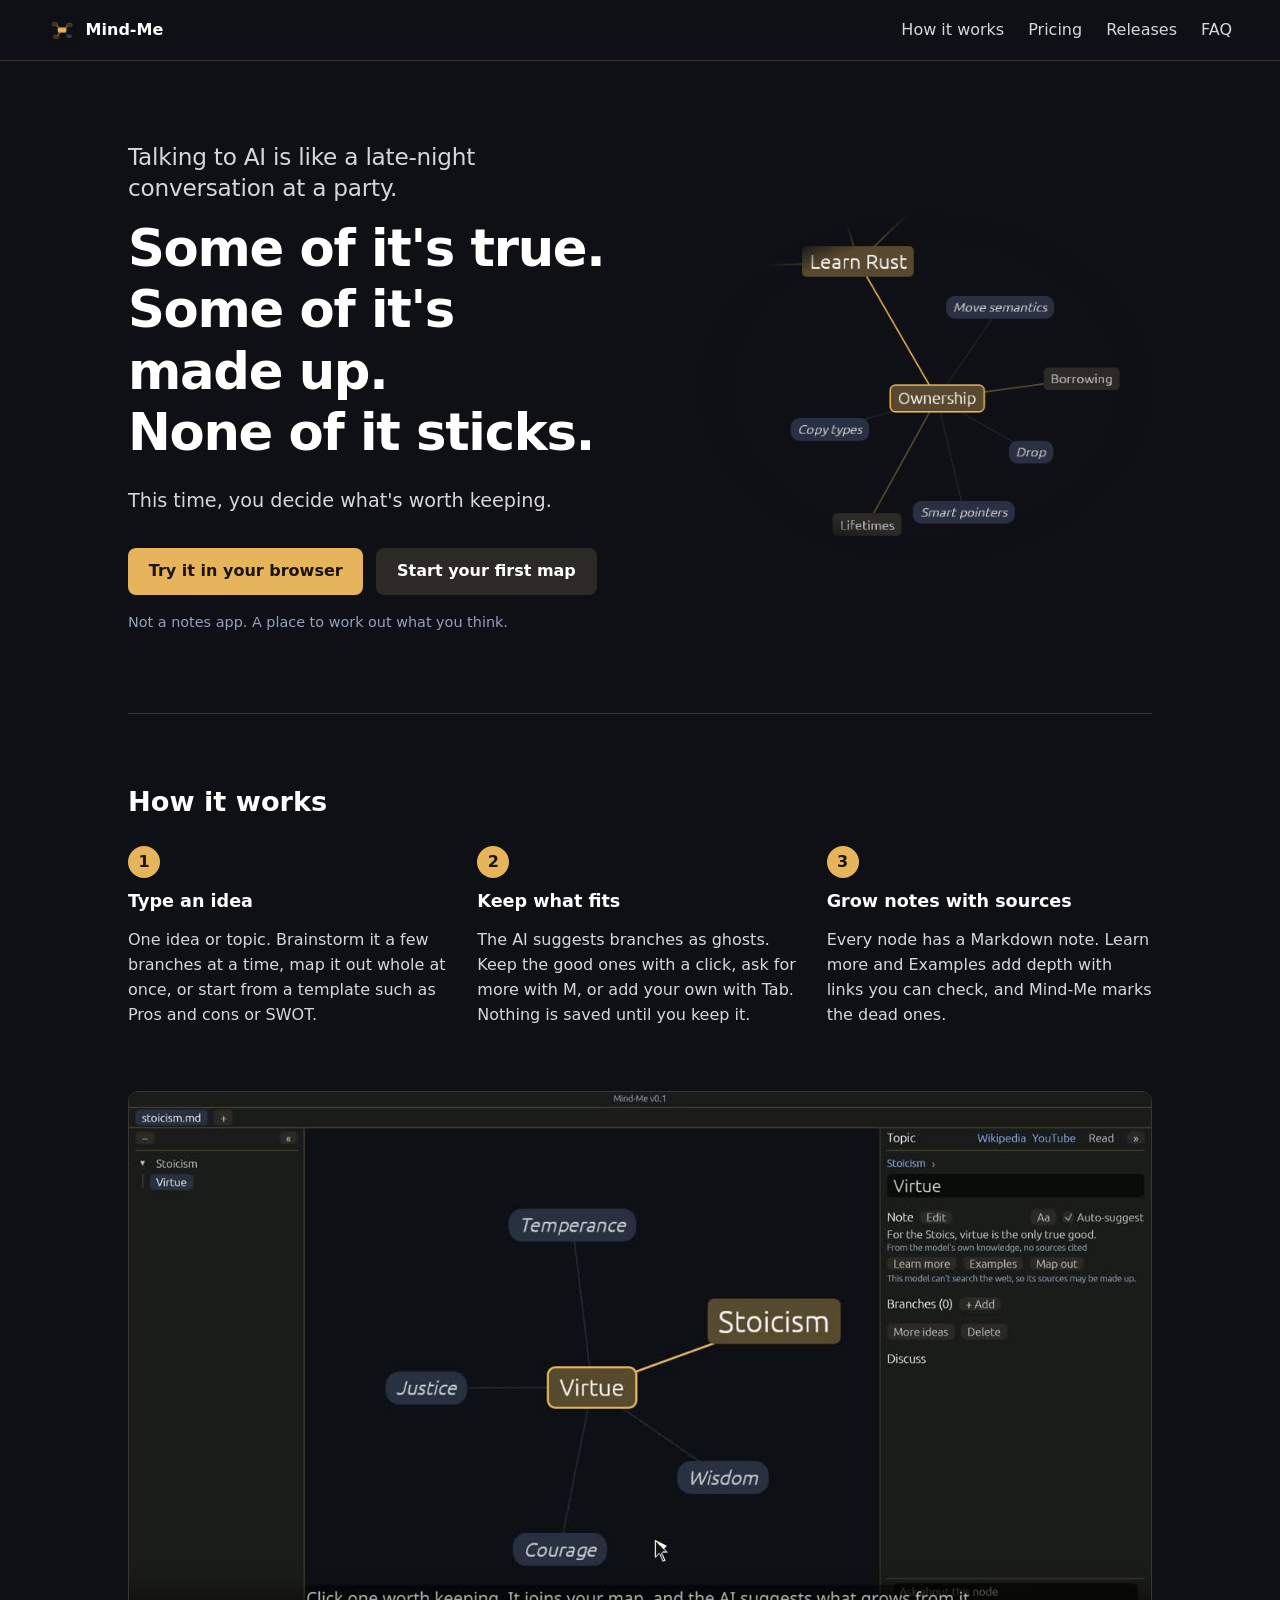
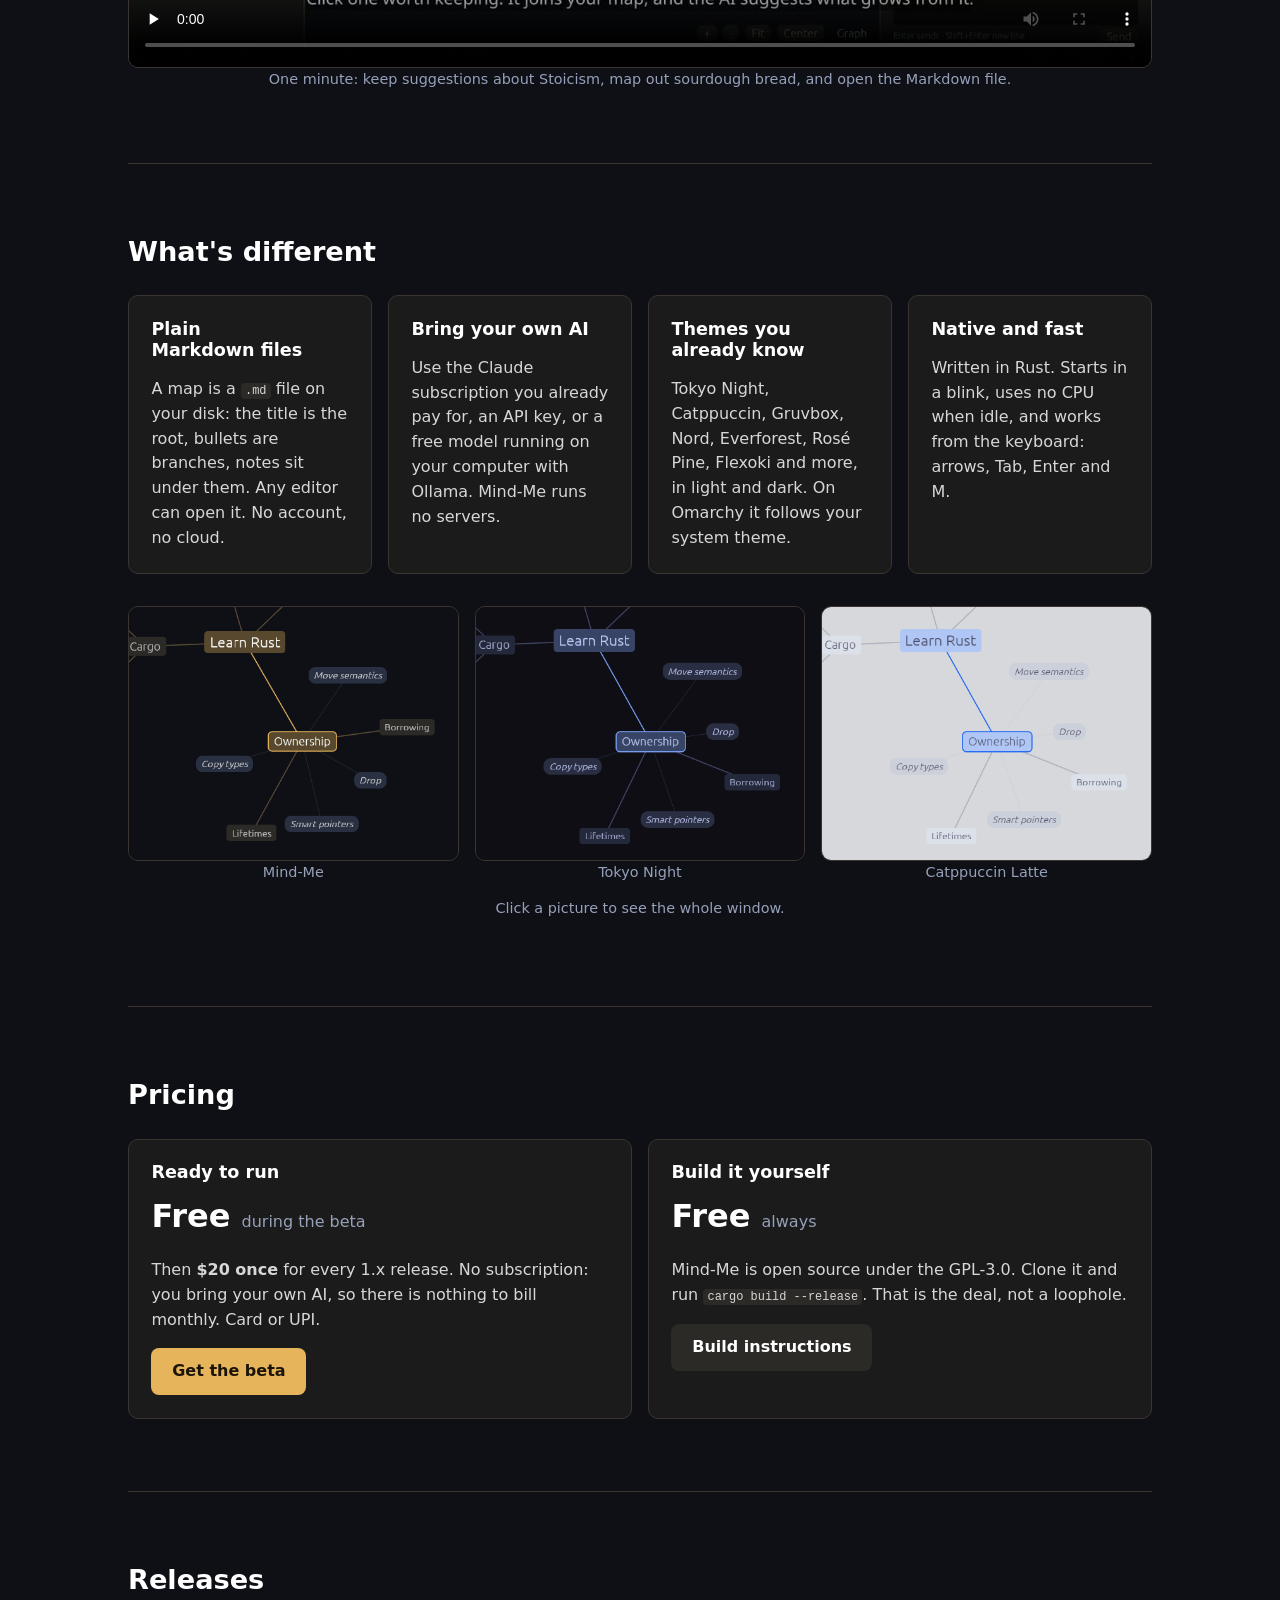
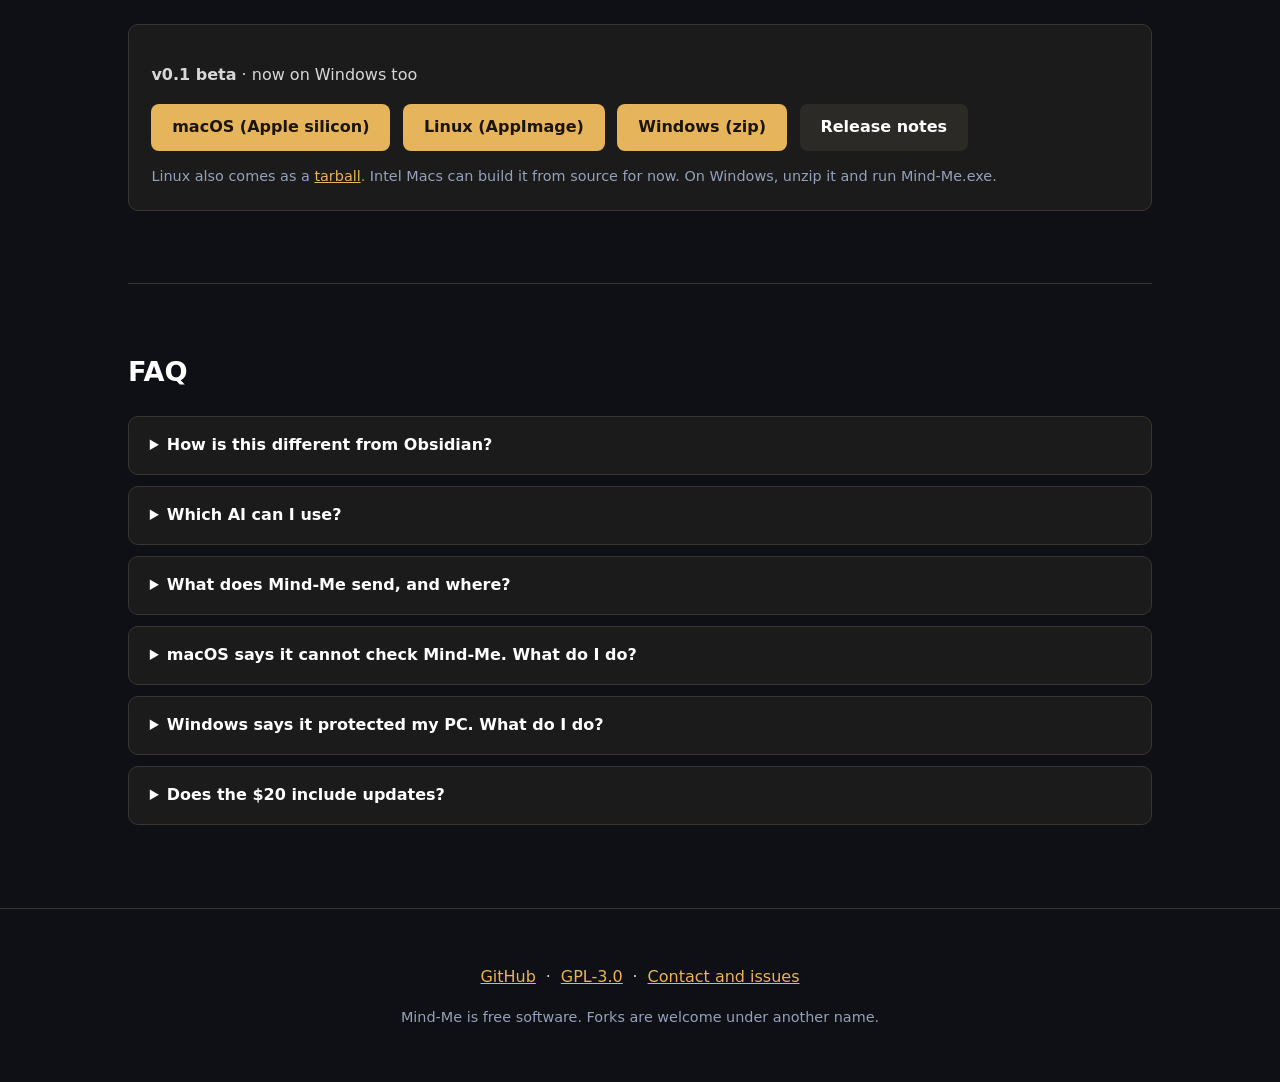
<file: site/index.html>
<!DOCTYPE html>
<html lang="en">
<head>
<meta charset="utf-8">
<meta name="viewport" content="width=device-width, initial-scale=1">
<title>Mind-Me: keep what you learn from AI</title>
<meta name="description" content="A mind map for macOS, Windows and Linux. The AI suggests, you decide what's worth keeping. Every map is a Markdown file you own.">
<link rel="icon" href="img/icon.png">
<link rel="stylesheet" href="style.css">
<meta property="og:title" content="Mind-Me: keep what you learn from AI">
<meta property="og:description" content="Talking to AI is like a late-night conversation at a party. Some of it's true. Some of it's made up. None of it sticks.">
<meta property="og:image" content="https://mindme.cc/img/tokyo-night.png">
<meta property="og:type" content="website">
<meta name="twitter:card" content="summary_large_image">
<!-- Website visits only, through PostHog. No cookies (memory persistence), no people profiles, no session recordings,
     so a visitor's typed API key in the playground can never be recorded. The app itself sends nothing here. -->
<script>
  !function(t,e){var o,n,p,r;e.__SV||(window.posthog && window.posthog.__loaded)||(window.posthog=e,e._i=[],e.init=function(i,s,a){function g(t,e){var o=e.split(".");2==o.length&&(t=t[o[0]],e=o[1]),t[e]=function(){t.push([e].concat(Array.prototype.slice.call(arguments,0)))}}p||((p=t.createElement("script")).type="text/javascript",p.crossOrigin="anonymous",p.async=!0,p.src=s.api_host.replace(".i.posthog.com","-assets.i.posthog.com")+"/static/array.js",p.onerror=function(){p=null},(r=t.getElementsByTagName("script")[0]).parentNode.insertBefore(p,r));var u=e;for(void 0!==a?u=e[a]=[]:a="posthog",u.people=u.people||[],Object.defineProperty(u,"toString",{configurable:!0,enumerable:!0,writable:!0,value:function(t){var e="posthog";return"posthog"!==a&&(e+="."+a),t||(e+=" (stub)"),e}}),Object.defineProperty(u.people,"toString",{configurable:!0,enumerable:!0,writable:!0,value:function(){return u.toString(1)+".people (stub)"}}),o="init capture register register_once register_for_session unregister opt_out_capturing has_opted_out_capturing opt_in_capturing reset isFeatureEnabled getFeatureFlag getFeatureFlagPayload reloadFeatureFlags group identify setPersonProperties setPersonPropertiesForFlags resetPersonPropertiesForFlags setGroupPropertiesForFlags resetGroupPropertiesForFlags resetGroups onFeatureFlags addFeatureFlagsHandler onSessionId getSurveys getActiveMatchingSurveys renderSurvey canRenderSurvey getNextSurveyStep".split(" "),n=0;n<o.length;n++)g(u,o[n]);e._i.push([i,s,a])},e.__SV=1)}(document,window.posthog||[]);
  posthog.init('phc_1ZZHqZScyxHBk8zSAjuxVLgKlADmIoLUsEjz6JnHrKf', { api_host: 'https://us.i.posthog.com', persistence: 'memory', person_profiles: 'identified_only', disable_session_recording: true })
</script>
</head>
<body>
<!-- Downloads come from this repo's latest release, under fixed file names. The five links marked
     STORE move to the store's product page once it exists. -->

<header class="top">
  <a class="brand" href="#"><img src="img/icon.png" alt="" width="28" height="28"> Mind-Me</a>
  <nav><a href="#how">How it works</a><a href="#pricing">Pricing</a><a href="#releases">Releases</a><a href="#faq">FAQ</a></nav>
</header>

<main>
<section class="hero">
  <div class="pitch">
    <h1><span class="setup">Talking to AI is like a late&#8209;night conversation at a party.</span> Some of it's true.<br> Some of it's made&nbsp;up.<br> None of it sticks.</h1>
    <p class="lead">This time, you decide what's worth keeping.</p>
    <p class="actions">
      <a class="button primary" href="try/">Try it in your browser</a>
      <a class="button" href="#releases">Start your first map</a><!-- STORE -->
    </p>
    <p class="small">Not a notes app. A place to work out what you think.</p>
  </div>
  <figure class="trail">
    <img src="img/mindme-dark-detail.png" width="520" height="400" alt="A map about learning Rust. Ownership is the current node, with kept branches in solid boxes and four suggestions in faint italics around it.">
  </figure>
</section>

<section id="how">
  <h2>How it works</h2>
  <ol class="steps">
    <li><h3>Type an idea</h3><p>One idea or topic. Brainstorm it a few branches at a time, map it out whole at once, or start from a template such as Pros and cons or SWOT.</p></li>
    <li><h3>Keep what fits</h3><p>The AI suggests branches as ghosts. Keep the good ones with a click, ask for more with M, or add your own with Tab. Nothing is saved until you keep it.</p></li>
    <li><h3>Grow notes with sources</h3><p>Every node has a Markdown note. Learn more and Examples add depth with links you can check, and Mind-Me marks the dead ones.</p></li>
  </ol>
  <figure class="shot">
    <!-- Never autoplays, so it needs no pause control and respects reduced motion. -->
    <video controls playsinline preload="none" poster="img/demo-poster.jpg" width="1920" height="1080">
      <source src="img/demo.mp4" type="video/mp4">
      <a href="img/demo.mp4">Watch the demo video</a>
    </video>
    <figcaption>One minute: keep suggestions about Stoicism, map out sourdough bread, and open the Markdown file.</figcaption>
  </figure>
</section>

<section>
  <h2>What's different</h2>
  <div class="grid">
    <div class="card"><h3>Plain Markdown files</h3><p>A map is a <code>.md</code> file on your disk: the title is the root, bullets are branches, notes sit under them. Any editor can open it. No account, no cloud.</p></div>
    <div class="card"><h3>Bring your own AI</h3><p>Use the Claude subscription you already pay for, an API key, or a free model running on your computer with Ollama. Mind-Me runs no servers.</p></div>
    <div class="card"><h3>Themes you already know</h3><p>Tokyo Night, Catppuccin, Gruvbox, Nord, Everforest, Rosé Pine, Flexoki and more, in light and dark. On Omarchy it follows your system theme.</p></div>
    <div class="card"><h3>Native and fast</h3><p>Written in Rust. Starts in a blink, uses no CPU when idle, and works from the keyboard: arrows, Tab, Enter and M.</p></div>
  </div>
  <div class="themes">
    <figure><a href="img/mindme-dark.png"><img src="img/mindme-dark-detail.png" width="520" height="400" alt="The Ownership branch and its suggestions in Mind-Me's own dark theme" loading="lazy"></a><figcaption>Mind-Me</figcaption></figure>
    <figure><a href="img/tokyo-night.png"><img src="img/tokyo-night-detail.png" width="520" height="400" alt="The same branch in the Tokyo Night theme" loading="lazy"></a><figcaption>Tokyo Night</figcaption></figure>
    <figure><a href="img/catppuccin-latte.png"><img src="img/catppuccin-latte-detail.png" width="520" height="400" alt="The same branch in the light Catppuccin Latte theme" loading="lazy"></a><figcaption>Catppuccin Latte</figcaption></figure>
  </div>
  <p class="small center">Click a picture to see the whole window.</p>
</section>

<section id="pricing">
  <h2>Pricing</h2>
  <div class="grid two">
    <div class="card price" id="get">
      <h3>Ready to run</h3>
      <p class="amount">Free <span>during the beta</span></p>
      <p>Then <strong>$20 once</strong> for every 1.x release. No subscription: you bring your own AI, so there is nothing to bill monthly. Card or UPI.</p>
      <a class="button primary" href="#releases">Get the beta</a><!-- STORE -->
    </div>
    <div class="card price">
      <h3>Build it yourself</h3>
      <p class="amount">Free <span>always</span></p>
      <p>Mind-Me is open source under the GPL-3.0. Clone it and run <code>cargo build --release</code>. That is the deal, not a loophole.</p>
      <a class="button" href="https://github.com/fullstacksushil/mindme#build-from-the-source-code">Build instructions</a>
    </div>
  </div>
</section>

<section id="releases">
  <h2>Releases</h2>
  <div class="card release">
    <p><strong>v0.1 beta</strong> · now on Windows too</p>
    <p class="actions">
      <a class="button primary" href="https://github.com/fullstacksushil/mindme/releases/latest/download/mindme-macos-arm64.dmg">macOS (Apple silicon)</a><!-- STORE -->
      <a class="button primary" href="https://github.com/fullstacksushil/mindme/releases/latest/download/mindme-linux-x86_64.AppImage">Linux (AppImage)</a><!-- STORE -->
      <a class="button primary" href="https://github.com/fullstacksushil/mindme/releases/latest/download/mindme-windows-x86_64.zip">Windows (zip)</a><!-- STORE -->
      <a class="button" href="https://github.com/fullstacksushil/mindme/releases/latest">Release notes</a>
    </p>
    <p class="small">Linux also comes as a <a href="https://github.com/fullstacksushil/mindme/releases/latest/download/mindme-linux-x86_64.tar.gz">tarball</a>. Intel Macs can build it from source for now. On Windows, unzip it and run Mind-Me.exe.</p>
  </div>
</section>

<section id="faq">
  <h2>FAQ</h2>
  <details><summary>How is this different from Obsidian?</summary>
    <p>Obsidian's graph comes from links you make by hand. In Mind-Me the AI suggests branches and asks you questions, and you keep what fits. Use Obsidian once you know what you think, and Mind-Me while you're still finding out. A map is a plain Markdown file, so it can live in your Obsidian vault too.</p>
  </details>
  <details><summary>Which AI can I use?</summary>
    <ul>
      <li>Claude Pro or Max, through the <code>claude</code> command you are logged in to.</li>
      <li>ChatGPT or an OpenAI key, through the <code>codex</code> command you are logged in to.</li>
      <li>An API key for Anthropic, OpenAI or OpenRouter, or for another OpenAI-style URL.</li>
      <li>Ollama, with a model that runs on your computer.</li>
      <li>Any other command that reads a prompt and prints a reply.</li>
    </ul>
    <p>The first launch asks you to pick one. You can add more in Settings.</p>
  </details>
  <details><summary>What does Mind-Me send, and where?</summary>
    <p>Mind-Me has no servers, so nothing goes to us. Your maps stay as Markdown files on your computer. Mind-Me sends data only to these places:</p>
    <ul>
      <li><strong>The AI you picked:</strong> the names of the current node and the nodes above it, and your Grill me answers. Learn more, Examples and Discuss also send that node's note and your recent Discuss messages. Writing guides you turned on go with them. Codex can also read files on your computer if it decides to. Mind-Me starts it in an empty folder to make that unlikely.</li>
      <li><strong>Wikipedia and Wikimedia Commons:</strong> the names of the current node and its parent, to find its card and pictures. To stop this, turn off Wikipedia card in Settings, Notes.</li>
      <li><strong>The sites a note links to:</strong> Mind-Me opens each <code>https</code> link once, to check that it still works. It never opens links to your own computer or network.</li>
      <li><strong>The address of a picture in a note:</strong> Mind-Me downloads the picture to show it.</li>
    </ul>
    <p>This website counts visits with PostHog, without cookies. The app sends nothing to PostHog.</p>
  </details>
  <details><summary>macOS says it cannot check Mind-Me. What do I do?</summary>
    <p>Beta builds are not signed yet. The first time, right-click Mind-Me and choose Open. Or open System Settings, go to Privacy &amp; Security, and click Open Anyway. Signed builds come with version 1.0.</p>
  </details>
  <details><summary>Windows says it protected my PC. What do I do?</summary>
    <p>Beta builds are not signed yet, so SmartScreen warns the first time. Click More info, then Run anyway. Signed builds come with version 1.0.</p>
  </details>
  <details><summary>Does the $20 include updates?</summary>
    <p>Yes. $20 gets you every 1.x release, and you keep each one. There is no license key. Version 2.0 may be a paid upgrade.</p>
  </details>
</section>
</main>

<footer>
  <p><a href="https://github.com/fullstacksushil/mindme">GitHub</a> · <a href="https://github.com/fullstacksushil/mindme/blob/master/LICENSE">GPL-3.0</a> · <a href="https://github.com/fullstacksushil/mindme/issues">Contact and issues</a></p>
  <p class="small">Mind-Me is free software. Forks are welcome under another name.</p>
</footer>
</body>
</html>
</file>
<file: site/style.css>
/* Mind-Me's own dark theme: canvas, panel, trail (accent), text and hint colors from assets/themes/mindme.toml. */
:root {
  --canvas: #0e1016;
  --panel: #1b1b1b;
  --raised: #2c2a27;
  --accent: #e6b45a;
  --text: #d7d7d7;
  --strong: #ffffff;
  --hint: #96a0b9;
  --line: #3a3530;
  --ink-on-accent: #1b1408;
  color-scheme: dark;
  font-family: system-ui, -apple-system, "Segoe UI", Ubuntu, sans-serif;
  color: var(--text);
  background: var(--canvas);
  line-height: 1.55;
}
* { box-sizing: border-box; }
body { margin: 0; }
a { color: var(--accent); }
code { background: var(--raised); padding: 0.1em 0.35em; border-radius: 4px; font-size: 0.92em; }
h1, h2, h3 { color: var(--strong); line-height: 1.2; margin: 0 0 0.5em; text-wrap: balance; }
h1 { font-size: clamp(2.2rem, 5vw, 3.4rem); letter-spacing: -0.02em; }
h2 { font-size: 1.7rem; margin-bottom: 1em; }
h3 { font-size: 1.1rem; }
.small, figcaption { color: var(--hint); font-size: 0.9rem; }

.top { display: flex; justify-content: space-between; align-items: center; padding: 1rem clamp(1rem, 4vw, 3rem); border-bottom: 1px solid var(--line); }
.brand { display: flex; align-items: center; gap: 0.6rem; color: var(--strong); font-weight: 600; text-decoration: none; }
.top nav a { color: var(--text); text-decoration: none; margin-left: 1.5rem; }
.top nav a:hover { color: var(--accent); }

main { max-width: 1120px; margin: 0 auto; padding: 0 clamp(1rem, 4vw, 3rem); }
section { padding: 4.5rem 0; border-bottom: 1px solid var(--line); }
section:last-child { border-bottom: 0; }

/* One message, one picture: the pitch on the left, the map it describes on the right. */
.hero { display: grid; grid-template-columns: 1.15fr 1fr; gap: 3rem; align-items: center; padding: 5rem 0; }
.hero h1 { font-size: clamp(2.1rem, 4vw, 3.2rem); letter-spacing: -0.025em; margin-bottom: 1.4rem; }
.hero .setup { display: block; font-size: clamp(1.15rem, 1.9vw, 1.45rem); font-weight: 500; letter-spacing: -0.01em; color: var(--text); line-height: 1.35; margin-bottom: 0.9rem; }
.lead { font-size: 1.2rem; max-width: 34rem; margin: 0 0 2rem; text-wrap: balance; }
.actions { display: flex; gap: 0.8rem; flex-wrap: wrap; margin: 0; }
.hero .small { margin: 1rem 0 0; }
/* The crop's background is the app canvas, so fading its edges lets the map sit on the page with no frame. */
.trail { margin: 0; text-align: center; }
.trail img { width: 100%; height: auto; display: block; -webkit-mask-image: radial-gradient(closest-side, #000 84%, transparent); mask-image: radial-gradient(closest-side, #000 84%, transparent); }
.button { display: inline-block; padding: 0.7rem 1.3rem; border-radius: 8px; background: var(--raised); color: var(--strong); text-decoration: none; font-weight: 600; }
.button.primary { background: var(--accent); color: var(--ink-on-accent); }
.button:hover { filter: brightness(1.1); }
.shot { margin: 3rem 0 0; text-align: center; }
.shot video, .themes img { width: 100%; height: auto; border-radius: 10px; border: 1px solid var(--line); display: block; }

.steps { list-style: none; padding: 0; display: grid; grid-template-columns: repeat(auto-fit, minmax(260px, 1fr)); gap: 1.5rem; counter-reset: step; }
.steps li { counter-increment: step; }
.steps li::before { content: counter(step); display: inline-grid; place-items: center; width: 2rem; height: 2rem; border-radius: 50%; background: var(--accent); color: var(--ink-on-accent); font-weight: 700; margin-bottom: 0.8rem; }

.grid { display: grid; grid-template-columns: repeat(auto-fit, minmax(240px, 1fr)); gap: 1rem; }
.grid.two { grid-template-columns: repeat(auto-fit, minmax(300px, 1fr)); }
.card { background: var(--panel); border: 1px solid var(--line); border-radius: 10px; padding: 1.4rem; }
.card p:last-child { margin-bottom: 0; }
.themes { display: grid; grid-template-columns: repeat(auto-fit, minmax(300px, 1fr)); gap: 1rem; margin-top: 2rem; }
.themes figure { margin: 0; text-align: center; }
.center { text-align: center; }

.price .amount { font-size: 2rem; color: var(--strong); font-weight: 700; margin: 0.2rem 0 0.6rem; }
.price .amount span { font-size: 1rem; color: var(--hint); font-weight: 400; }
.release .actions { justify-content: flex-start; }

details { background: var(--panel); border: 1px solid var(--line); border-radius: 10px; padding: 1rem 1.3rem; margin-bottom: 0.7rem; }
summary { cursor: pointer; color: var(--strong); font-weight: 600; }
details p, details ul { margin: 0.8rem 0 0; max-width: 68ch; }
details ul { padding-left: 1.2rem; }
details li + li { margin-top: 0.4rem; }

footer { text-align: center; padding: 2.5rem 1rem; border-top: 1px solid var(--line); }
footer a { margin: 0 0.3rem; }

@media (max-width: 860px) {
  .hero { grid-template-columns: 1fr; gap: 2rem; padding: 3rem 0; }
}
@media (max-width: 640px) {
  /* The links wrap under the name instead of hiding, so Pricing and the FAQ stay one tap away. */
  .top { flex-wrap: wrap; gap: 0.6rem; }
  .top nav { display: flex; flex-wrap: wrap; gap: 0.4rem 1.2rem; }
  .top nav a { margin-left: 0; padding: 0.3rem 0; }

}
</file>
